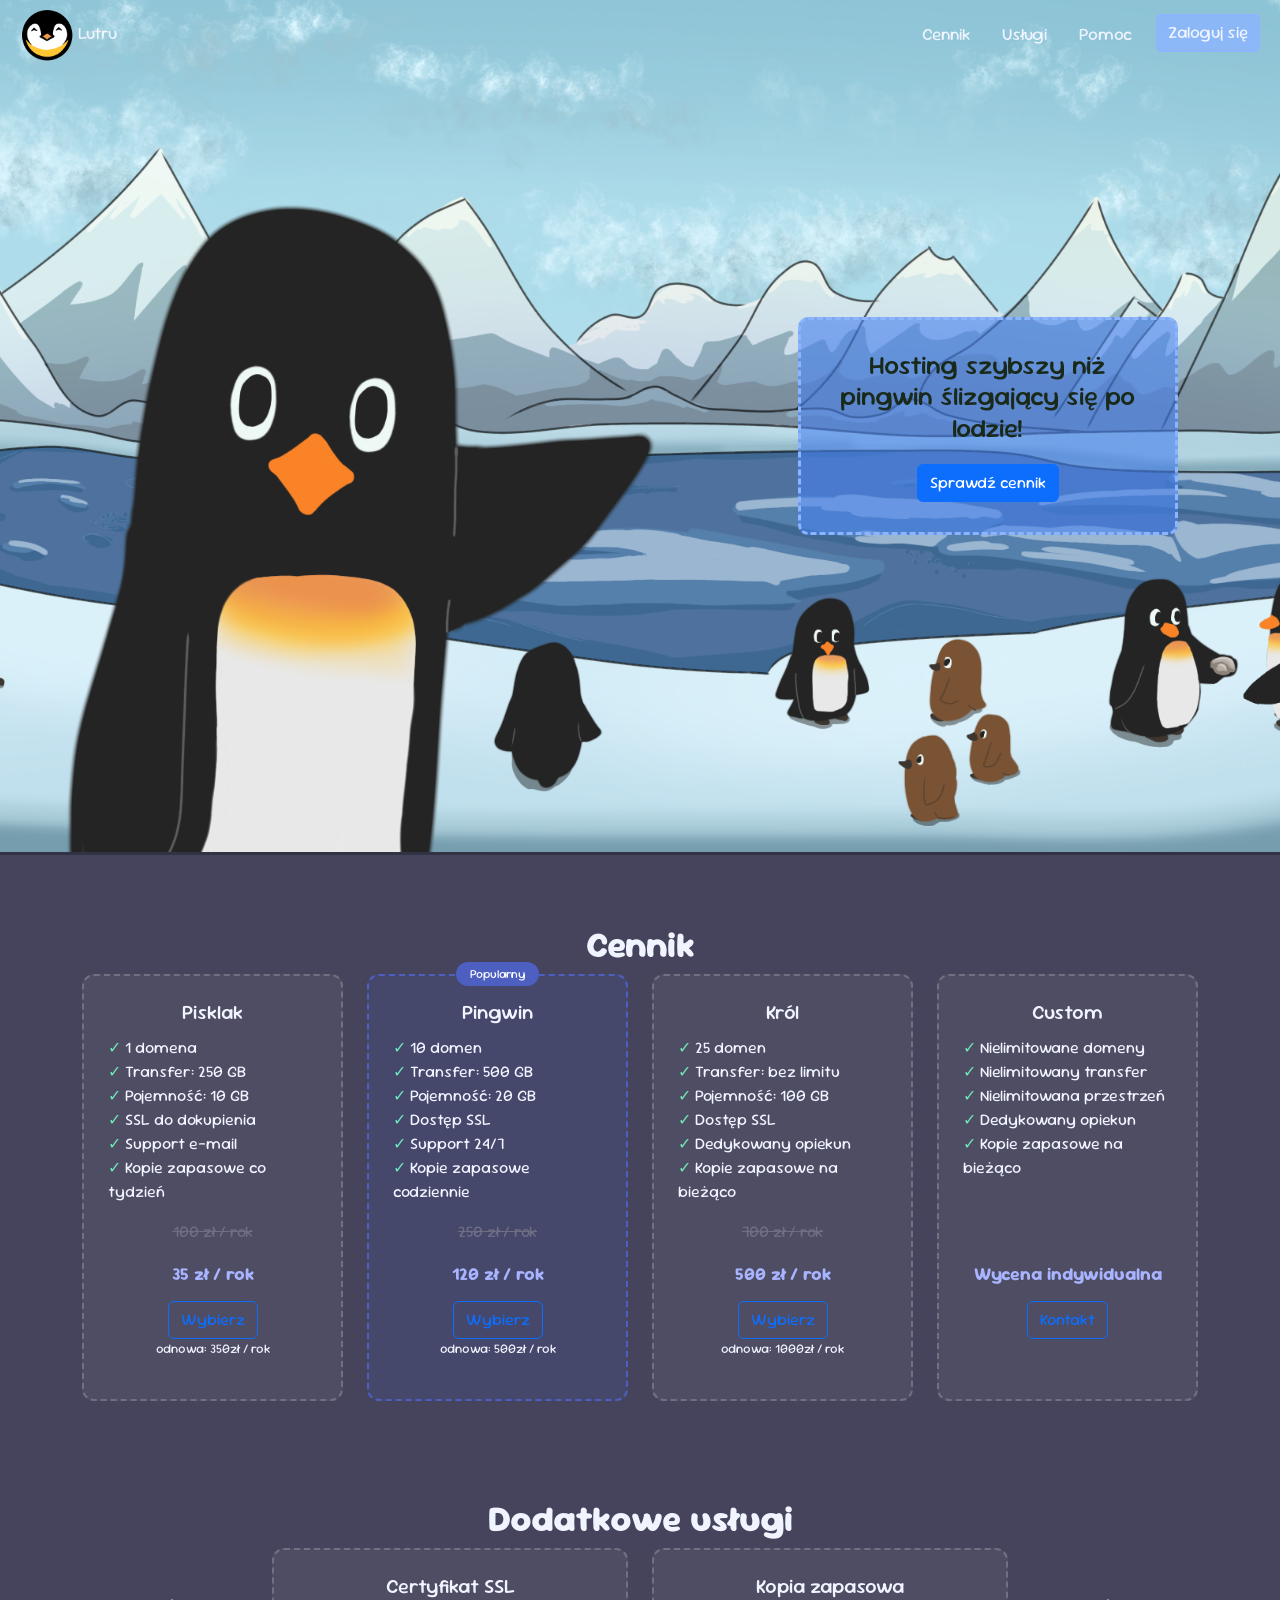
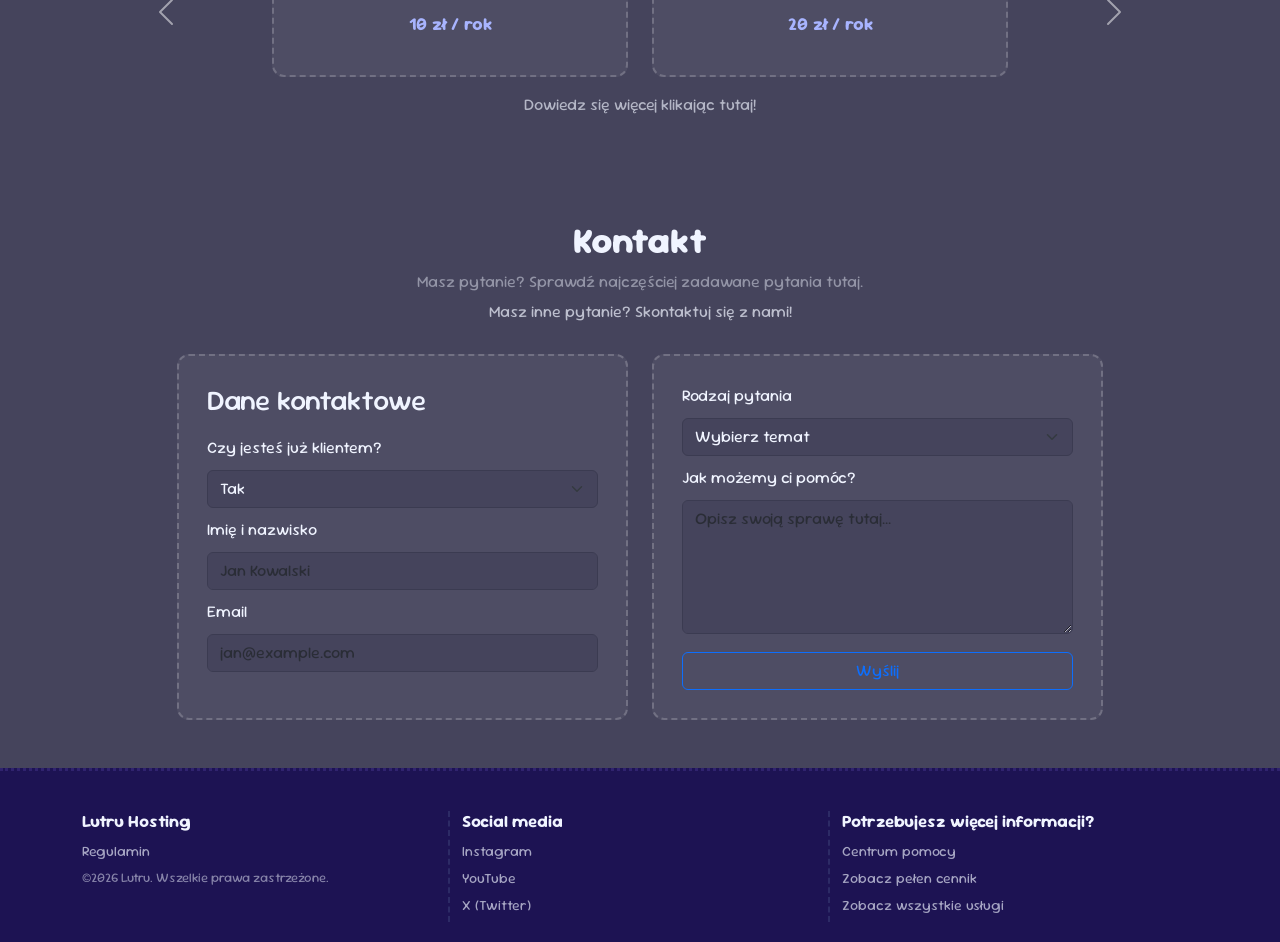
<file: index.html>
<!DOCTYPE html>
<html lang="pl">
<head>
    <meta charset="UTF-8">
    <meta name="viewport" content="width=device-width, initial-scale=1.0">
    <title>Lutru</title>
    <link rel="stylesheet" href="style.css">
    <link rel="shortcut icon" href="logo.png" type="image/x-icon">
    <link href="https://cdn.jsdelivr.net/npm/bootstrap@5.3.8/dist/css/bootstrap.min.css" rel="stylesheet">
</head>
<body>
    <header class="navbar navbar-expand-md position-fixed top-0 w-100" id="header">
            <a href="index.html" class="nav-link">
                <img src="logo.png" alt="Logo ">
                Lutru
            </a>

            <button class="navbar-toggler" type="button"
                    data-bs-toggle="collapse"
                    data-bs-target="#menu">
                <span class="navbar-toggler-icon"></span>
            </button>

            <nav class="collapse navbar-collapse" id="menu">
                <ul class="navbar-nav ms-auto gap-3">
                    <li class="nav-item"><a class="nav-link" href="cennik.html">Cennik</a></li>
                    <li class="nav-item"><a class="nav-link" href="uslugi.html">Usługi</a></li>
                    <li class="nav-item"><a class="nav-link" href="pomoc.html">Pomoc</a></li>
                    <li class="nav-item"><a class="nav-link btn-login" id="login" href="login.html">Zaloguj się</a></li>
                </ul>
            </nav>
    </header>

    <div id="hero">
        <section id="hero-title">
            <h1>Hosting szybszy niż pingwin ślizgający się po lodzie!</h1>
            <a href="#cennik" class="btn btn-primary">Sprawdź cennik</a>
        </section>
    </div>

    <main>
        <!-- cennik -->
        <section id="cennik" style="padding-top: 20px;">
            <div class="container py-5">
                <h2 class="section-title">Cennik</h2>

                <div class="row g-4">
                    <div class="col-12 col-sm-6 col-lg-3">
                        <div class="card-plan">
                            <h3>Pisklak</h3>
                            <ul>
                                <li>1 domena</li>
                                <li>Transfer: 250 GB</li>
                                <li>Pojemność: 10 GB</li>
                                <li>SSL do dokupienia</li>
                                <li>Support e-mail</li>
                                <li>Kopie zapasowe co tydzień</li>
                            </ul>
                            <p class="og-price">100 zł / rok</p>
                            <p class="price">35 zł / rok</p>
                            <a href="koszyk.html" class="btn btn-outline-primary">Wybierz</a>
                            <p class="det-price">odnowa: 350zł / rok</p>
                        </div>
                    </div>

                    <div class="col-12 col-sm-6 col-lg-3">
                        <div class="card-plan popular">
                            <span class="badge-popular">Popularny</span>
                            <h3>Pingwin</h3>
                            <ul>
                                <li>10 domen</li>
                                <li>Transfer: 500 GB</li>
                                <li>Pojemność: 20 GB</li>
                                <li>Dostęp SSL</li>
                                <li>Support 24/7</li>
                                <li>Kopie zapasowe codziennie</li>
                            </ul>
                            <p class="og-price">250 zł / rok</p>
                            <p class="price">120 zł / rok</p>
                            <a href="koszyk.html" class="btn btn-outline-primary">Wybierz</a>
                            <p class="det-price">odnowa: 500zł / rok</p>
                        </div>
                    </div>

                    <div class="col-12 col-sm-6 col-lg-3">
                        <div class="card-plan">
                            <h3>Król</h3>
                            <ul>
                                <li>25 domen</li>
                                <li>Transfer: bez limitu</li>
                                <li>Pojemność: 100 GB</li>
                                <li>Dostęp SSL</li>
                                <li>Dedykowany opiekun</li>
                                <li>Kopie zapasowe na bieżąco</li>
                            </ul>
                            <p class="og-price">700 zł / rok</p>
                            <p class="price">500 zł / rok</p>
                            <a href="koszyk.html" class="btn btn-outline-primary">Wybierz</a>
                            <p class="det-price">odnowa: 1000zł / rok</p>                        </div>
                    </div>

                    <div class="col-12 col-sm-6 col-lg-3">
                        <div class="card-plan" id="custom-plan">
                            <h3>Custom</h3>
                            <ul>
                                <li>Nielimitowane domeny</li>
                                <li>Nielimitowany transfer</li>
                                <li>Nielimitowana przestrzeń</li>
                                <li>Dedykowany opiekun</li>
                                <li>Kopie zapasowe na bieżąco</li>
                            </ul>
                            <p class="price">Wycena indywidualna</p>
                            <a href="#kontakt" class="btn btn-outline-primary">Kontakt</a>
                        </div>
                    </div>
                </div>
            </div>
        </section>


        <!-- Usługi boostrap karuzela -->
        <section id="uslugi" class="section-mid">
            <div class="container py-5">
                <h2 class="section-title">Dodatkowe usługi</h2>

                <!-- data-bs-ride="carousel" - automatyczna zmiana kart -->
                <div id="slider" class="carousel slide" data-bs-ride="carousel">

                    <!-- 1 -->
                    <div class="carousel-inner">
                        <div class="carousel-item active">
                            <div class="row g-4 justify-content-center">
                                <div class="col-12 col-md-4">
                                    <div class="card-plan">
                                        <h3>Certyfikat SSL</h3>
                                        <p class="price">10 zł / rok</p>
                                    </div>
                                </div>
                                <div class="col-12 col-md-4">
                                    <div class="card-plan">
                                        <h3>Kopia zapasowa</h3>
                                        <p class="price">20 zł / rok</p>
                                    </div>
                                </div>
                            </div>
                        </div>

                        <!-- 2 -->
                        <div class="carousel-item">
                            <div class="row g-4 justify-content-center">
                                <div class="col-12 col-md-4">
                                    <div class="card-plan">
                                        <h3>Kreator stron</h3>
                                        <p class="price">39 zł / rok</p>
                                    </div>
                                </div>
                                <div class="col-12 col-md-4">
                                    <div class="card-plan">
                                        <h3>Ochrona DDoS</h3>
                                        <p class="price">29 zł / rok</p>
                                    </div>
                                </div>
                            </div>
                        </div>
                    </div>
                    
                    <!-- Strzałki do zmiany kart -->
                    <button class="carousel-control-prev" type="button" data-bs-target="#slider" data-bs-slide="prev">
                        <span class="carousel-control-prev-icon"></span>
                    </button>
                    <button class="carousel-control-next" type="button" data-bs-target="#slider" data-bs-slide="next">
                        <span class="carousel-control-next-icon"></span>
                    </button>
                </div>
                <a class="d-block text-center mt-3 link" href="uslugi.html">Dowiedz się więcej klikając tutaj!</a>
            </div>
        </section>


        <!-- Kontakt -->
        <section id="kontakt">
            <div class="container py-5">
                <h2 class="section-title">Kontakt</h2>
                <a href="pomoc.html" class="d-block text-center section-sub link">Masz pytanie? Sprawdź najczęściej zadawane pytania tutaj.</a>
                <p class="section-sub">Masz inne pytanie? Skontaktuj się z nami!</p>


                <form class="row g-4 justify-content-center" action="kontakt.html" method="get">
                    <div class="col-12 col-md-5">
                        <div class="card-contact">
                            <h3>Dane kontaktowe</h3>
                            <label for="klient">Czy jesteś już klientem?</label>
                            <select class="form-select field" name="klient" id="klient">
                                <option>Tak</option>
                                <option>Nie</option>
                            </select>
                            <label for="name">Imię i nazwisko</label>
                            <input type="text" class="form-control field" placeholder="Jan Kowalski" name="name" id="name">
                            <label for="email">Email</label>
                            <input type="email" class="form-control field" placeholder="jan@example.com" name="email" id="email">
                        </div>
                    </div>

                    <div class="col-12 col-md-5">
                        <div class="card-contact">
                            <label for="q">Rodzaj pytania</label>
                            <select class="form-select field" name="q" id="q">
                                <option>Wybierz temat</option>
                                <option>Problemy techniczne</option>
                                <option>Faktura / płatność</option>
                                <option>Wycena indywidualna</option>
                                <option>Inne</option>
                            </select>
                            <label for="issue">Jak możemy ci pomóc?</label>
                            <textarea class="form-control field" rows="5" placeholder="Opisz swoją sprawę tutaj..." name="issue" id="issue"></textarea>
                            <button class="btn btn-outline-primary w-100 mt-2" type="submit">Wyślij</button>
                        </div>
                    </div>
                </form>
            </div>
        </section>
    </main>

    <!-- footer -->
    <footer>
        <div class="container">
            <div class="row">
                <div class="col-12 col-md-4 line" id="footer-reg">
                    <h4>Lutru Hosting</h4>
                    <a href="regulamin.html" class="footer-link">Regulamin</a>
                    <p>©2026 Lutru. Wszelkie prawa zastrzeżone.</p>
                </div>

                <div class="col-12 col-md-4 line">
                    <h4>Social media</h4>
                    <a href="https://www.instagram.com/" class="footer-link">Instagram</a>
                    <a href="https://www.youtube.com/" class="footer-link">YouTube</a>
                    <a href="https://x.com/" class="footer-link">X (Twitter)</a>
                </div>

                <div class="col-12 col-md-4">
                    <h4>Potrzebujesz więcej informacji?</h4>
                    <a href="pomoc.html" class="footer-link">Centrum pomocy</a>
                    <a href="cennik.html" class="footer-link">Zobacz pełen cennik</a>
                    <a href="uslugi.html" class="footer-link">Zobacz wszystkie usługi</a>
                </div>
            </div>
        </div>
    </footer>


    <script src="https://cdn.jsdelivr.net/npm/bootstrap@5.3.8/dist/js/bootstrap.bundle.min.js"></script>

    <script>
        const header = document.getElementById('header');
        const login = document.getElementById('login');

        function headerChange() {
            if (window.scrollY > 450) {
                header.classList.add('solid');
                login.classList.remove('btn-login');
            } else {
                header.classList.remove('solid');
                login.classList.add('btn-login');
            }
        };
        headerChange();
        window.addEventListener('scroll', headerChange);
    </script>

</body>
</html>
</file>
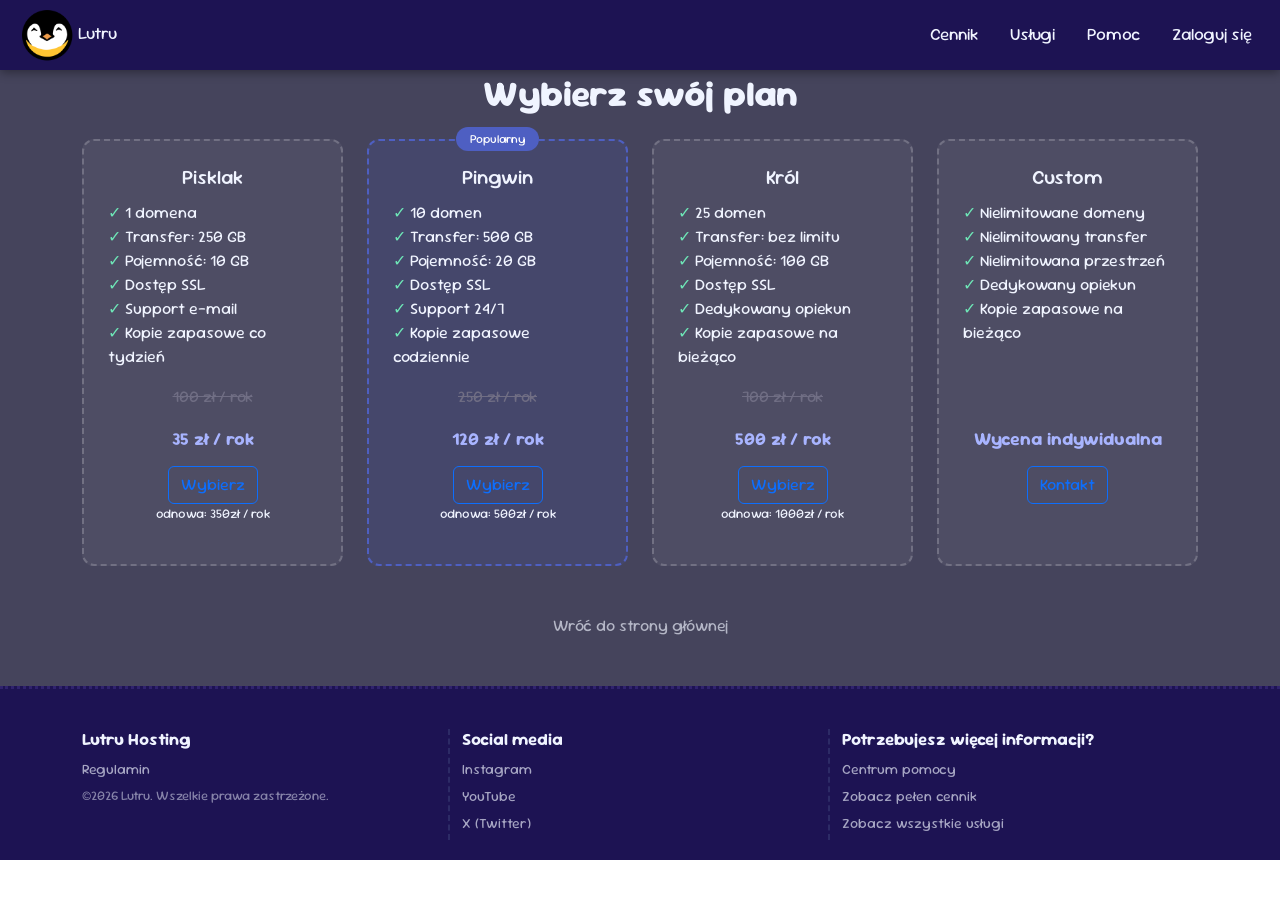
<file: cennik.html>
<!DOCTYPE html>
<html lang="pl">
<head>
    <meta charset="UTF-8">
    <meta name="viewport" content="width=device-width, initial-scale=1.0">
    <title>Lutru</title>
    <link rel="stylesheet" href="style.css">
    <link rel="shortcut icon" href="logo.png" type="image/x-icon">
    <link href="https://cdn.jsdelivr.net/npm/bootstrap@5.3.8/dist/css/bootstrap.min.css" rel="stylesheet">
</head>
<body>
    <header class="navbar navbar-expand-md position-fixed top-0 w-100 solid" id="header">
            <a href="index.html" class="nav-link">
                <img src="logo.png" alt="Logo ">
                Lutru
            </a>

            <button class="navbar-toggler" type="button"
                    data-bs-toggle="collapse"
                    data-bs-target="#menu">
                <span class="navbar-toggler-icon"></span>
            </button>

            <nav class="collapse navbar-collapse" id="menu">
                <ul class="navbar-nav ms-auto gap-3">
                    <li class="nav-item"><a class="nav-link" href="cennik.html">Cennik</a></li>
                    <li class="nav-item"><a class="nav-link" href="uslugi.html">Usługi</a></li>
                    <li class="nav-item"><a class="nav-link" href="pomoc.html">Pomoc</a></li>
                    <li class="nav-item"><a class="nav-link" id="login" href="login.html">Zaloguj się</a></li>
                </ul>
            </nav>
    </header>

    <main>
        <section id="cennik" class="pt-4">
            <div class="container py-5">
                <h1 class="section-title pb-3">Wybierz swój plan</h1>

                <div class="row g-4">
                    <div class="col-12 col-sm-6 col-lg-3">
                        <div class="card-plan">
                            <h2>Pisklak</h2>
                            <ul>
                                <li>1 domena</li>
                                <li>Transfer: 250 GB</li>
                                <li>Pojemność: 10 GB</li>
                                <li>Dostęp SSL</li>
                                <li>Support e-mail</li>
                                <li>Kopie zapasowe co tydzień</li>
                            </ul>
                            <p class="og-price">100 zł / rok</p>
                            <p class="price">35 zł / rok</p>
                            <a href="koszyk.html" class="btn btn-outline-primary">Wybierz</a>
                            <p class="det-price">odnowa: 350zł / rok</p>
                        </div>
                    </div>

                    <div class="col-12 col-sm-6 col-lg-3">
                        <div class="card-plan popular">
                            <span class="badge-popular">Popularny</span>
                            <h2>Pingwin</h2>
                            <ul>
                                <li>10 domen</li>
                                <li>Transfer: 500 GB</li>
                                <li>Pojemność: 20 GB</li>
                                <li>Dostęp SSL</li>
                                <li>Support 24/7</li>
                                <li>Kopie zapasowe codziennie</li>
                            </ul>
                            <p class="og-price">250 zł / rok</p>
                            <p class="price">120 zł / rok</p>
                            <a href="koszyk.html" class="btn btn-outline-primary">Wybierz</a>
                            <p class="det-price">odnowa: 500zł / rok</p>
                        </div>
                    </div>

                    <div class="col-12 col-sm-6 col-lg-3">
                        <div class="card-plan">
                            <h2>Król</h2>
                            <ul>
                                <li>25 domen</li>
                                <li>Transfer: bez limitu</li>
                                <li>Pojemność: 100 GB</li>
                                <li>Dostęp SSL</li>
                                <li>Dedykowany opiekun</li>
                                <li>Kopie zapasowe na bieżąco</li>
                            </ul>
                            <p class="og-price">700 zł / rok</p>
                            <p class="price">500 zł / rok</p>
                            <a href="koszyk.html" class="btn btn-outline-primary">Wybierz</a>
                            <p class="det-price">odnowa: 1000zł / rok</p>                        </div>
                    </div>

                    <div class="col-12 col-sm-6 col-lg-3">
                        <div class="card-plan" id="custom-plan">
                            <h2>Custom</h2>
                            <ul>
                                <li>Nielimitowane domeny</li>
                                <li>Nielimitowany transfer</li>
                                <li>Nielimitowana przestrzeń</li>
                                <li>Dedykowany opiekun</li>
                                <li>Kopie zapasowe na bieżąco</li>
                            </ul>
                            <p class="price">Wycena indywidualna</p>
                            <a href="kontakt.html" class="btn btn-outline-primary">Kontakt</a>
                        </div>
                    </div>
                </div>
            </div>
        </section>

        <div class="text-center pb-5">
            <a href="index.html" class="link">Wróć do strony głównej</a>
        </div>
    </main>
    <footer>
        <div class="container">
            <div class="row">
                <div class="col-12 col-md-4 line" id="footer-reg">
                    <h3>Lutru Hosting</h3>
                    <a href="regulamin.html" class="footer-link">Regulamin</a>
                    <p>©2026 Lutru. Wszelkie prawa zastrzeżone.</p>
                </div>

                <div class="col-12 col-md-4 line">
                    <h3>Social media</h3>
                    <a href="https://www.instagram.com/" class="footer-link">Instagram</a>
                    <a href="https://www.youtube.com/" class="footer-link">YouTube</a>
                    <a href="https://x.com/" class="footer-link">X (Twitter)</a>
                </div>

                <div class="col-12 col-md-4">
                    <h3>Potrzebujesz więcej informacji?</h3>
                    <a href="pomoc.html" class="footer-link">Centrum pomocy</a>
                    <a href="cennik.html" class="footer-link">Zobacz pełen cennik</a>
                    <a href="uslugi.html" class="footer-link">Zobacz wszystkie usługi</a>
                </div>
            </div>
        </div>
    </footer>
<script src="https://cdn.jsdelivr.net/npm/bootstrap@5.3.8/dist/js/bootstrap.bundle.min.js"></script>
</body>
</html>
</file>
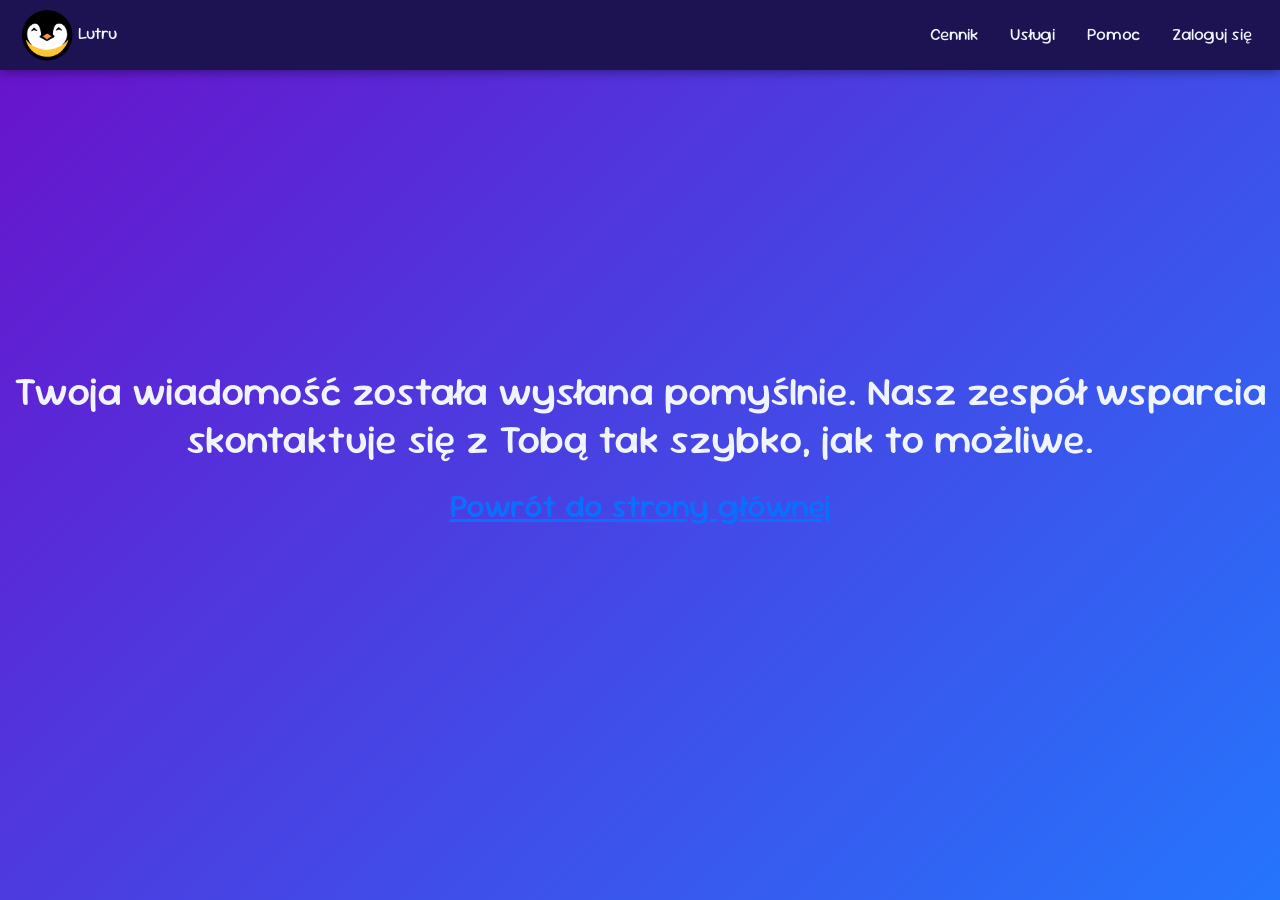
<file: kontakt.html>
<!DOCTYPE html>
<html lang="pl">
<head>
    <meta charset="UTF-8">
    <meta name="viewport" content="width=device-width, initial-scale=1.0">
    <title>Lutru</title>
    <link rel="stylesheet" href="style.css">
    <link rel="shortcut icon" href="logo.png" type="image/x-icon">
    <link href="https://cdn.jsdelivr.net/npm/bootstrap@5.3.8/dist/css/bootstrap.min.css" rel="stylesheet">
</head>
<body>
    <header class="navbar navbar-expand-md position-fixed top-0 w-100 solid" id="header">
            <a href="index.html" class="nav-link">
                <img src="logo.png" alt="Logo ">
                Lutru
            </a>

            <button class="navbar-toggler" type="button"
                    data-bs-toggle="collapse"
                    data-bs-target="#menu">
                <span class="navbar-toggler-icon"></span>
            </button>

            <nav class="collapse navbar-collapse" id="menu">
                <ul class="navbar-nav ms-auto gap-3">
                    <li class="nav-item"><a class="nav-link" href="cennik.html">Cennik</a></li>
                    <li class="nav-item"><a class="nav-link" href="uslugi.html">Usługi</a></li>
                    <li class="nav-item"><a class="nav-link" href="pomoc.html">Pomoc</a></li>
                    <li class="nav-item"><a class="nav-link" id="login" href="login.html">Zaloguj się</a></li>
                </ul>
            </nav>
    </header>
    <main id="le-kontakt">
        <div class="d-flex flex-column justify-content-center align-items-center vh-100 text-center">
            <h1>
                Twoja wiadomość została wysłana pomyślnie. Nasz zespół wsparcia skontaktuje się z Tobą tak szybko, jak to możliwe.
            </h1>
            <h2 class="mt-3">
                <a href="index.html">Powrót do strony głównej</a>
            </h2>
        </div>
    </main>
</body>
</file>
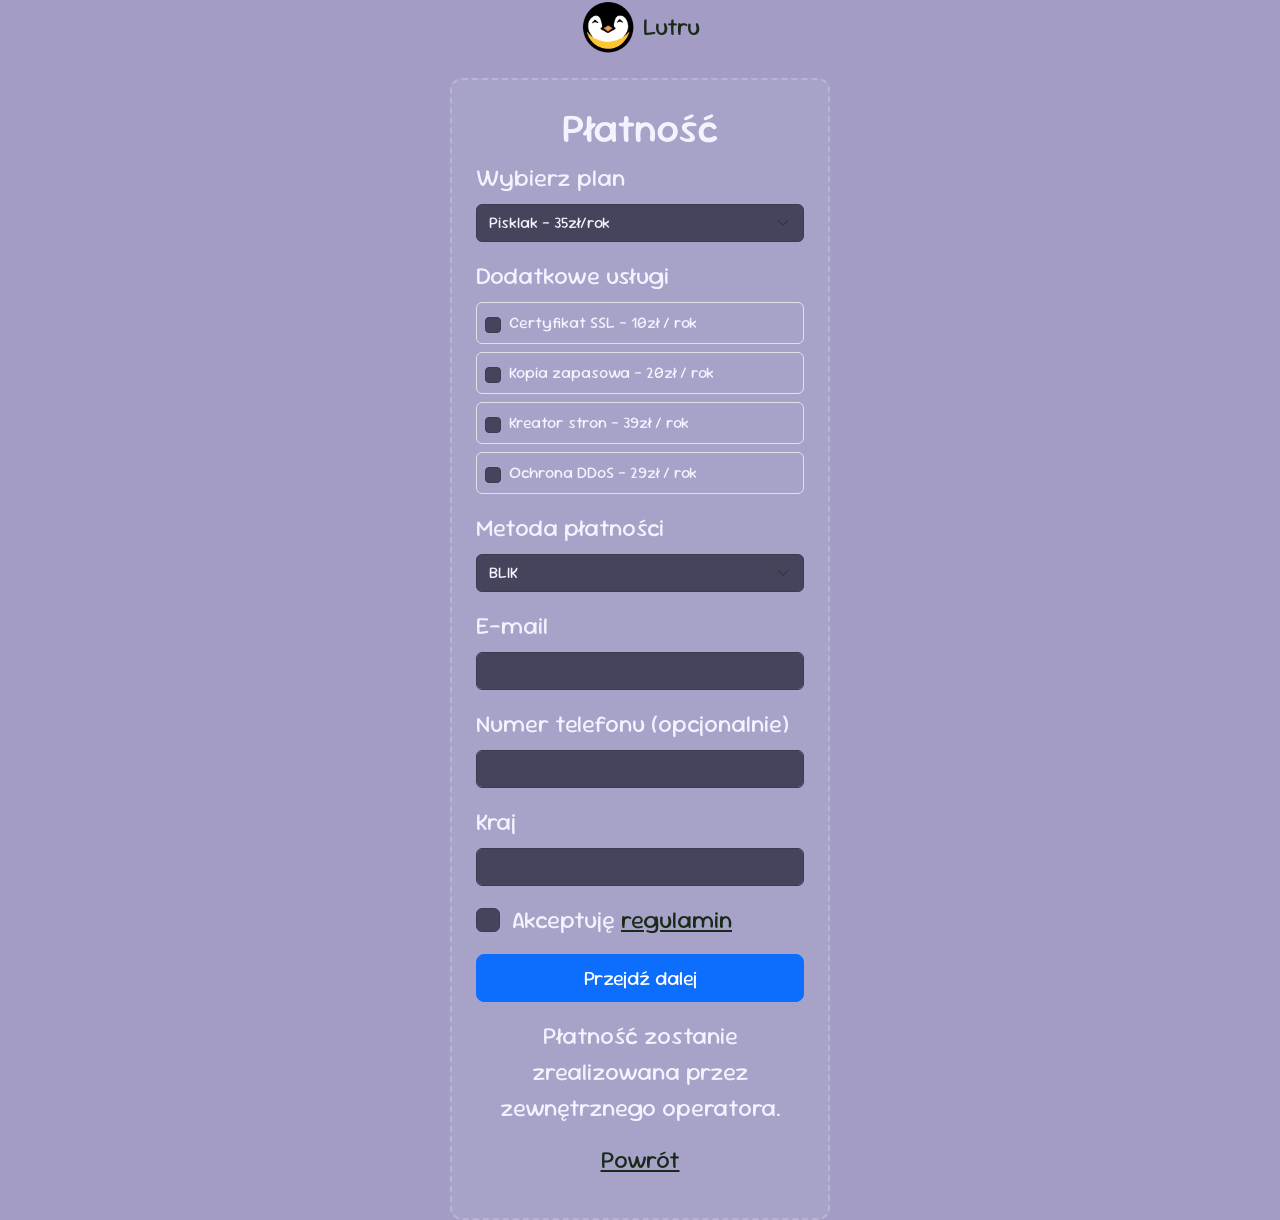
<file: koszyk.html>
<!DOCTYPE html>
<html lang="pl">
<head>
    <meta charset="UTF-8">
    <meta name="viewport" content="width=device-width, initial-scale=1.0">
    <title>Lutru</title>
    <link rel="stylesheet" href="style.css">
    <link rel="shortcut icon" href="logo.png" type="image/x-icon">
    <link href="https://cdn.jsdelivr.net/npm/bootstrap@5.3.8/dist/css/bootstrap.min.css" rel="stylesheet">
</head>
<body>
  <main id="main-id">
    <section class="d-flex flex-column justify-content-center align-items-center min-vh-100 text-center fs-4" id="login-m">

      <div class="login-header mb-4">
        <a href="index.html" class="nav-link d-flex align-items-center justify-content-center gap-2">
          <img src="logo.png" alt="Logo">
          Lutru
        </a>
      </div>

      <div class="le-login-box">

        <h1>Płatność</h1>

        <form class="fs-4">

            <div class="mb-3 text-start">
                <label class="form-label">Wybierz plan</label>
                <select class="form-select">
                    <option>Pisklak - 35zł/rok</option>
                    <option>Pingwin 120zł/rok</option>
                    <option>Król 500zł/rok</option>
                </select>
            </div>
            <div class="mb-3 text-start">
                <label class="form-label">Dodatkowe usługi</label>
                <div class="d-flex flex-column gap-2">
                    <label class="d-flex align-items-center border border-dashed p-2 rounded fs-6">
                        <input class="form-check-input me-2" type="checkbox" name="ssl" value="ssl">
                        Certyfikat SSL - 10zł / rok
                    </label>

                    <label class="d-flex align-items-center border border-dashed p-2 rounded fs-6">
                        <input class="form-check-input me-2" type="checkbox" name="backup" value="backup">
                        Kopia zapasowa - 20zł / rok
                    </label>

                    <label class="d-flex align-items-center border border-dashed p-2 rounded fs-6">
                        <input class="form-check-input me-2" type="checkbox" name="pagec" value="pagec">
                        Kreator stron - 39zł / rok
                    </label>

                    <label class="d-flex align-items-center border border-dashed p-2 rounded fs-6">
                        <input class="form-check-input me-2" type="checkbox" name="ddos" value="ddos">
                        Ochrona DDoS - 29zł / rok
                    </label>
                </div>
            </div>

            <!-- ✔ METODA PŁATNOŚCI -->
            <div class="mb-3 text-start">
                <label class="form-label">Metoda płatności</label>
                <select class="form-select">
                    <option>BLIK</option>
                    <option>Karta płatnicza (Stripe/PayPal)</option>
                    <option>Przelew bankowy</option>
                </select>
            </div>

            <div class="mb-3 text-start">
                <label class="form-label">E-mail</label>
                <input class="form-control" type="email">
            </div>

            <div class="mb-3 text-start">
                <label class="form-label">Numer telefonu (opcjonalnie)</label>
                <input class="form-control" type="tel">
            </div>

            <div class="mb-3 text-start">
                <label class="form-label">Kraj</label>
                <input class="form-control" type="text">
            </div>

            <div class="form-check text-start mb-3">
                <input class="form-check-input" type="checkbox">
                <label class="form-check-label">
                    Akceptuję <a href="regulamin.html">regulamin</a>
                </label>
            </div>

            <button type="submit" class="btn btn-primary btn-lg w-100">
                Przejdź dalej
            </button>

        </form>

        <p class="mt-3 text-center">
            Płatność zostanie zrealizowana przez zewnętrznego operatora.
        </p>

        <p class="text-center">
            <a href="index.html">Powrót</a>
        </p>

      </div>

    </section>
  </main>
</body>
</html>
</file>
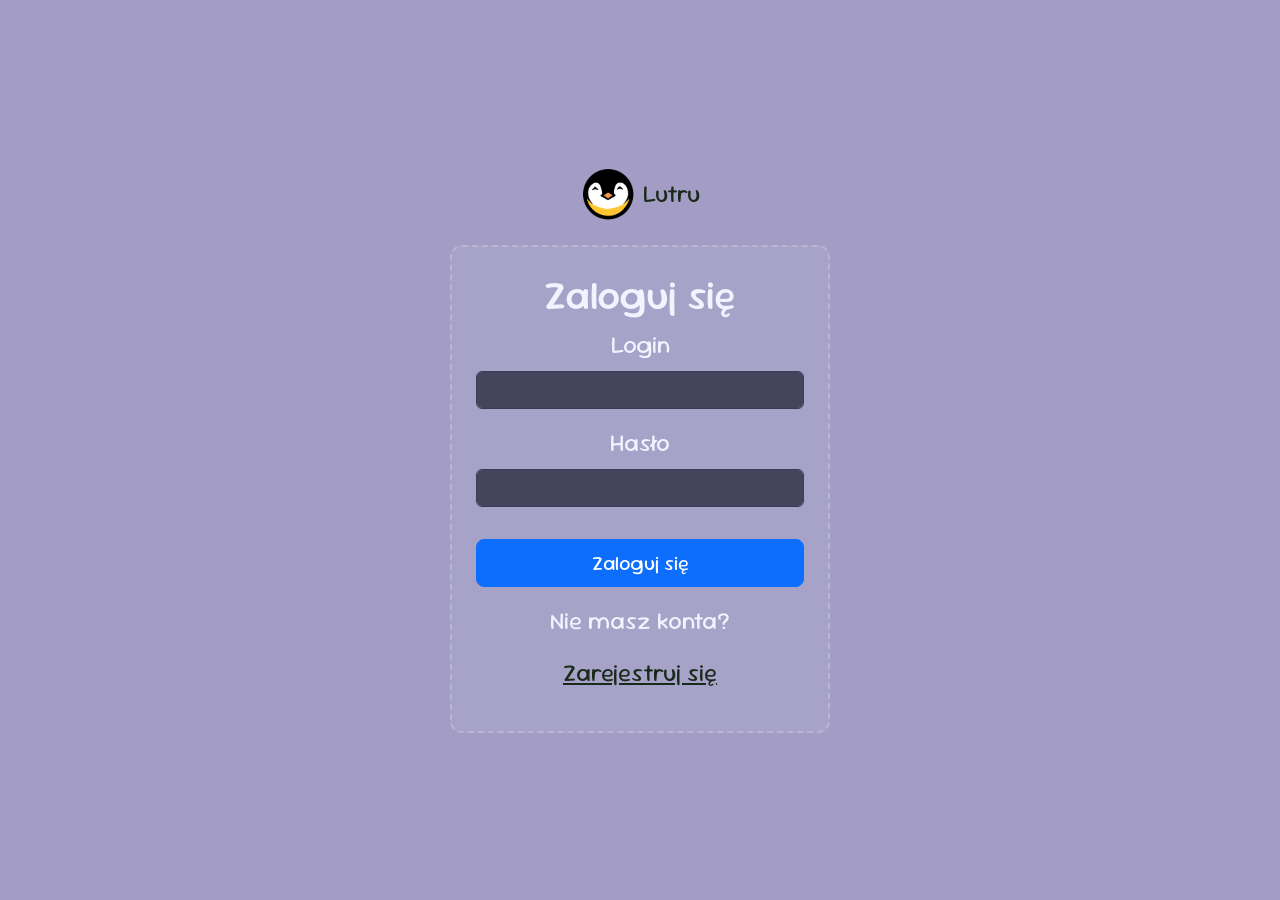
<file: login.html>
<!DOCTYPE html>
<html lang="pl">
<head>
    <meta charset="UTF-8">
    <meta name="viewport" content="width=device-width, initial-scale=1.0">
    <title>Lutru</title>
    <link rel="stylesheet" href="style.css">
    <link rel="shortcut icon" href="logo.png" type="image/x-icon">
    <link href="https://cdn.jsdelivr.net/npm/bootstrap@5.3.8/dist/css/bootstrap.min.css" rel="stylesheet">
</head>
<body>
  <main id="main-id">
    <section class="d-flex flex-column justify-content-center align-items-center vh-100 text-center fs-4" id="login-m">
      <div class="login-header mb-4">
        <a href="index.html" class="nav-link d-flex align-items-center justify-content-center gap-2">
          <img src="logo.png" alt="Logo">
          Lutru
        </a>
      </div>
      <div class="le-login-box">
        <h1>Zaloguj się</h1>
        <form class="fs-4">
            <div class="mb-3">
                <label class="form-label">Login</label>
                <input class="form-control">
            </div>
            <div class="mb-3">
                <label class="form-label">Hasło</label>
                <input type="password" class="form-control">
            </div>
            <button type="submit" class="btn btn-primary btn-lg w-100 mt-3">
                Zaloguj się
            </button>
        </form>
        <p class="mt-3 text-center">
            Nie masz konta?
        </p>
        <p class="text-center">
            <a href="signup.html">Zarejestruj się</a>
        </p>
      </div>
    </section>
  </main>
</body>
</html>
</file>
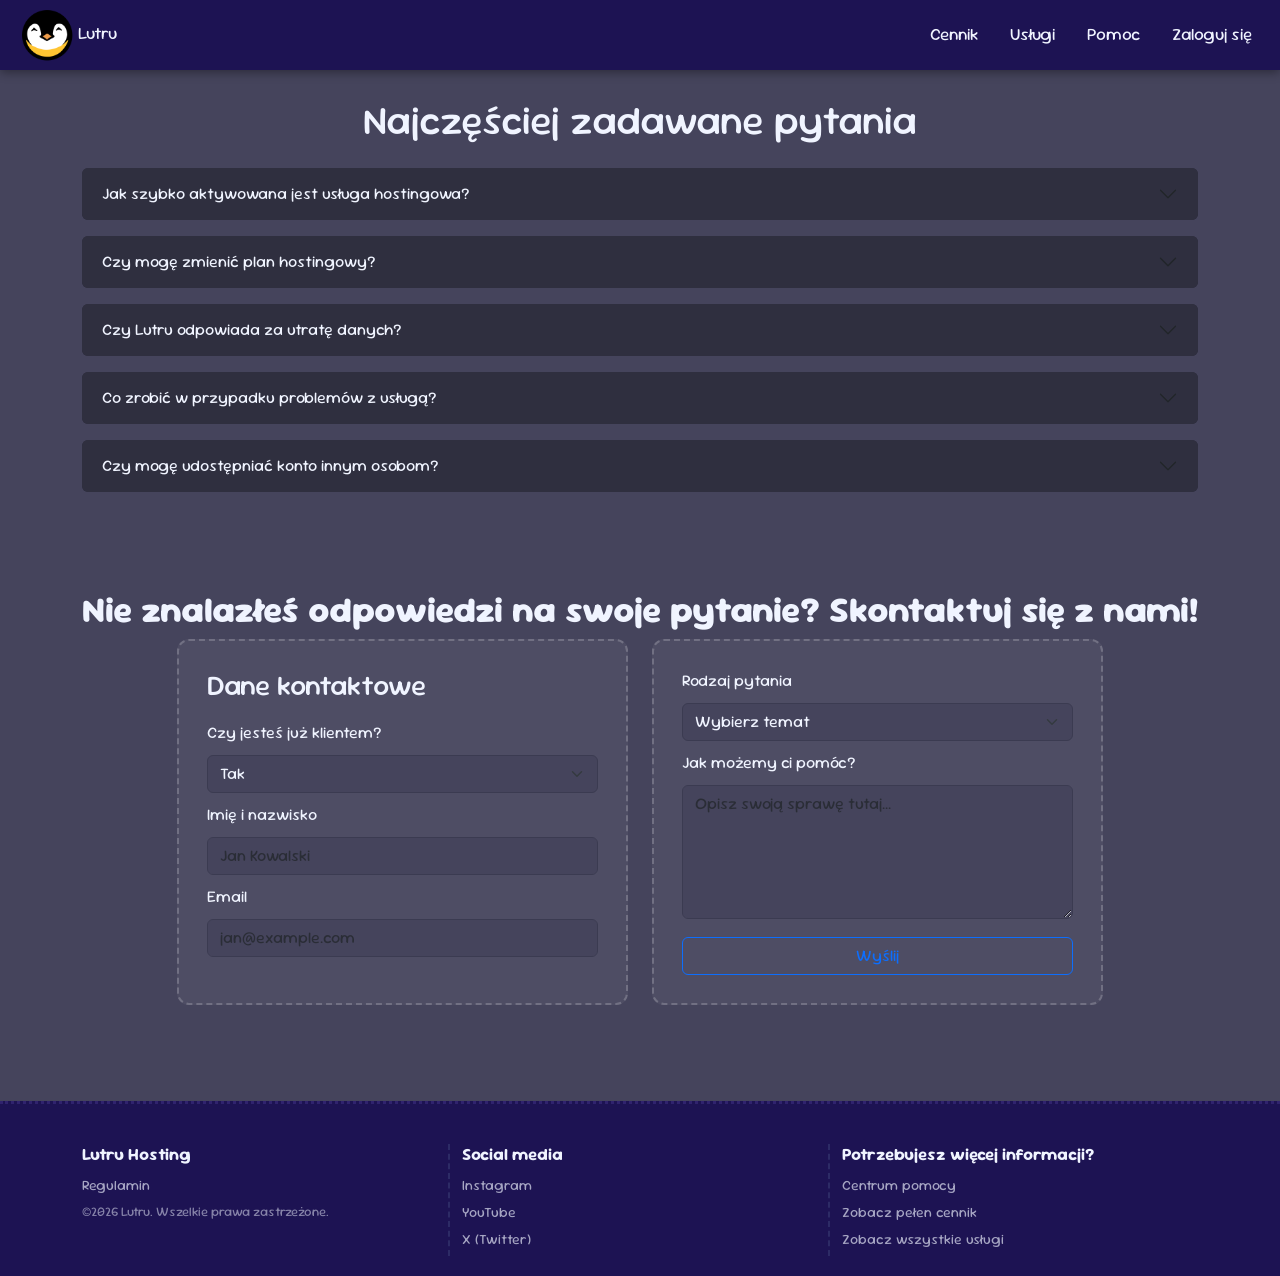
<file: pomoc.html>
<!DOCTYPE html>
<html lang="pl">
<head>
    <meta charset="UTF-8">
    <meta name="viewport" content="width=device-width, initial-scale=1.0">
    <title>Lutru</title>
    <link rel="stylesheet" href="style.css">
    <link rel="shortcut icon" href="logo.png" type="image/x-icon">
    <link href="https://cdn.jsdelivr.net/npm/bootstrap@5.3.8/dist/css/bootstrap.min.css" rel="stylesheet">
</head>
<body>
    <header class="navbar navbar-expand-md position-fixed top-0 w-100 solid" id="header">
            <a href="index.html" class="nav-link">
                <img src="logo.png" alt="Logo ">
                Lutru
            </a>

            <button class="navbar-toggler" type="button"
                    data-bs-toggle="collapse"
                    data-bs-target="#menu">
                <span class="navbar-toggler-icon"></span>
            </button>

            <nav class="collapse navbar-collapse" id="menu">
                <ul class="navbar-nav ms-auto gap-3">
                    <li class="nav-item"><a class="nav-link" href="cennik.html">Cennik</a></li>
                    <li class="nav-item"><a class="nav-link" href="uslugi.html">Usługi</a></li>
                    <li class="nav-item"><a class="nav-link" href="pomoc.html">Pomoc</a></li>
                    <li class="nav-item"><a class="nav-link" id="login" href="login.html">Zaloguj się</a></li>
                </ul>
            </nav>
    </header>
    <main class="min-vh-100 pt-5 pb-5" style="background:#45445c;">
        <div class="container py-5">
            <div class="accordion d-flex flex-column gap-3" id="hostingFaq">
                <h1 class="text-center">Najczęściej zadawane pytania</h1>
                <div class="accordion-item rounded overflow-hidden border-0">
                    <h2 class="accordion-header">
                        <button class="accordion-button collapsed"
                                type="button"
                                data-bs-toggle="collapse"
                                data-bs-target="#faq1">
                            Jak szybko aktywowana jest usługa hostingowa?
                        </button>
                    </h2>
                    <div id="faq1"
                        class="accordion-collapse collapse"
                        data-bs-parent="#hostingFaq">

                        <div class="accordion-body">
                            Usługa jest zazwyczaj aktywowana automatycznie po zaksięgowaniu płatności.
                        </div>
                    </div>
                </div>
                <div class="accordion-item rounded overflow-hidden border-0">
                    <h2 class="accordion-header">
                        <button class="accordion-button collapsed"
                                type="button"
                                data-bs-toggle="collapse"
                                data-bs-target="#faq2">
                            Czy mogę zmienić plan hostingowy?
                        </button>
                    </h2>
                    <div id="faq2"
                        class="accordion-collapse collapse"
                        data-bs-parent="#hostingFaq">

                        <div class="accordion-body">
                            Tak, możliwa jest zmiana planu na wyższy.
                        </div>
                    </div>
                </div>
                <div class="accordion-item rounded overflow-hidden border-0">
                    <h2 class="accordion-header">
                        <button class="accordion-button collapsed"
                                type="button"
                                data-bs-toggle="collapse"
                                data-bs-target="#faq3">
                            Czy Lutru odpowiada za utratę danych?
                        </button>
                    </h2>
                    <div id="faq3"
                        class="accordion-collapse collapse"
                        data-bs-parent="#hostingFaq">

                        <div class="accordion-body">
                            W przypadku utraty danych spowodowanej awarią systemu Lutru, użytkownik może być uprawniony do zwrotu kosztów.
                        </div>
                    </div>
                </div>
                <div class="accordion-item rounded overflow-hidden border-0">
                    <h2 class="accordion-header">
                        <button class="accordion-button collapsed"
                                type="button"
                                data-bs-target="#faq4"
                                data-bs-toggle="collapse">
                            Co zrobić w przypadku problemów z usługą?
                        </button>
                    </h2>

                    <div id="faq4"
                        class="accordion-collapse collapse"
                        data-bs-parent="#hostingFaq">

                        <div class="accordion-body">
                            Należy skontaktować się z pomocą techniczną Lutru poprzez dostępne kanały wsparcia.
                        </div>
                    </div>
                </div>
                <div class="accordion-item rounded overflow-hidden border-0">
                    <h2 class="accordion-header">
                        <button class="accordion-button collapsed"
                                type="button"
                                data-bs-target="#faq5"
                                data-bs-toggle="collapse">
                            Czy mogę udostępniać konto innym osobom?
                        </button>
                    </h2>

                    <div id="faq5"
                        class="accordion-collapse collapse"
                        data-bs-parent="#hostingFaq">

                        <div class="accordion-body">
                            Nie. Udostępnianie konta osobom trzecim jest zabronione ze względów bezpieczeństwa.
                        </div>
                    </div>
                </div>
            </div>
        </div>

        <section id="kontakt">
            <div class="container py-5">
                <h2 class="section-title">Nie znalazłeś odpowiedzi na swoje pytanie? Skontaktuj się z nami!</h2>

                <form class="row g-4 justify-content-center" action="./kontakt.html" method="get">
                    <div class="col-12 col-md-5">
                        <div class="card-contact">
                            <h3>Dane kontaktowe</h3>
                            <label for="klient">Czy jesteś już klientem?</label>
                            <select class="form-select field" name="klient" id="klient">
                                <option>Tak</option>
                                <option>Nie</option>
                            </select>
                            <label for="name">Imię i nazwisko</label>
                            <input type="text" class="form-control field" placeholder="Jan Kowalski" name="name" id="name">
                            <label for="email">Email</label>
                            <input type="email" class="form-control field" placeholder="jan@example.com" name="email" id="email">
                        </div>
                    </div>

                    <!-- Right: message -->
                    <div class="col-12 col-md-5">
                        <div class="card-contact">
                            <label for="q">Rodzaj pytania</label>
                            <select class="form-select field" name="q" id="q">
                                <option>Wybierz temat</option>
                                <option>Problemy techniczne</option>
                                <option>Faktura / płatność</option>
                                <option>Wycena indywidualna</option>
                                <option>Inne</option>
                            </select>
                            <label for="issue">Jak możemy ci pomóc?</label>
                            <textarea class="form-control field" rows="5" placeholder="Opisz swoją sprawę tutaj..." name="issue" id="issue"></textarea>
                            <button class="btn btn-outline-primary w-100 mt-2" type="submit">Wyślij</button>
                        </div>
                    </div>
                </form>
            </div>
        </section>
    </main>

    <footer>
        <div class="container">
            <div class="row">
                <div class="col-12 col-md-4 line" id="footer-reg">
                    <h3>Lutru Hosting</h3>
                    <a href="regulamin.html" class="footer-link">Regulamin</a>
                    <p>©2026 Lutru. Wszelkie prawa zastrzeżone.</p>
                </div>

                <div class="col-12 col-md-4 line">
                    <h3>Social media</h3>
                    <a href="https://www.instagram.com/" class="footer-link">Instagram</a>
                    <a href="https://www.youtube.com/" class="footer-link">YouTube</a>
                    <a href="https://x.com/" class="footer-link">X (Twitter)</a>
                </div>

                <div class="col-12 col-md-4">
                    <h3>Potrzebujesz więcej informacji?</h3>
                    <a href="pomoc.html" class="footer-link">Centrum pomocy</a>
                    <a href="cennik.html" class="footer-link">Zobacz pełen cennik</a>
                    <a href="uslugi.html" class="footer-link">Zobacz wszystkie usługi</a>
                </div>
            </div>
        </div>
    </footer>
    <script src="https://cdn.jsdelivr.net/npm/bootstrap@5.3.3/dist/js/bootstrap.bundle.min.js"></script>
</body>
</file>
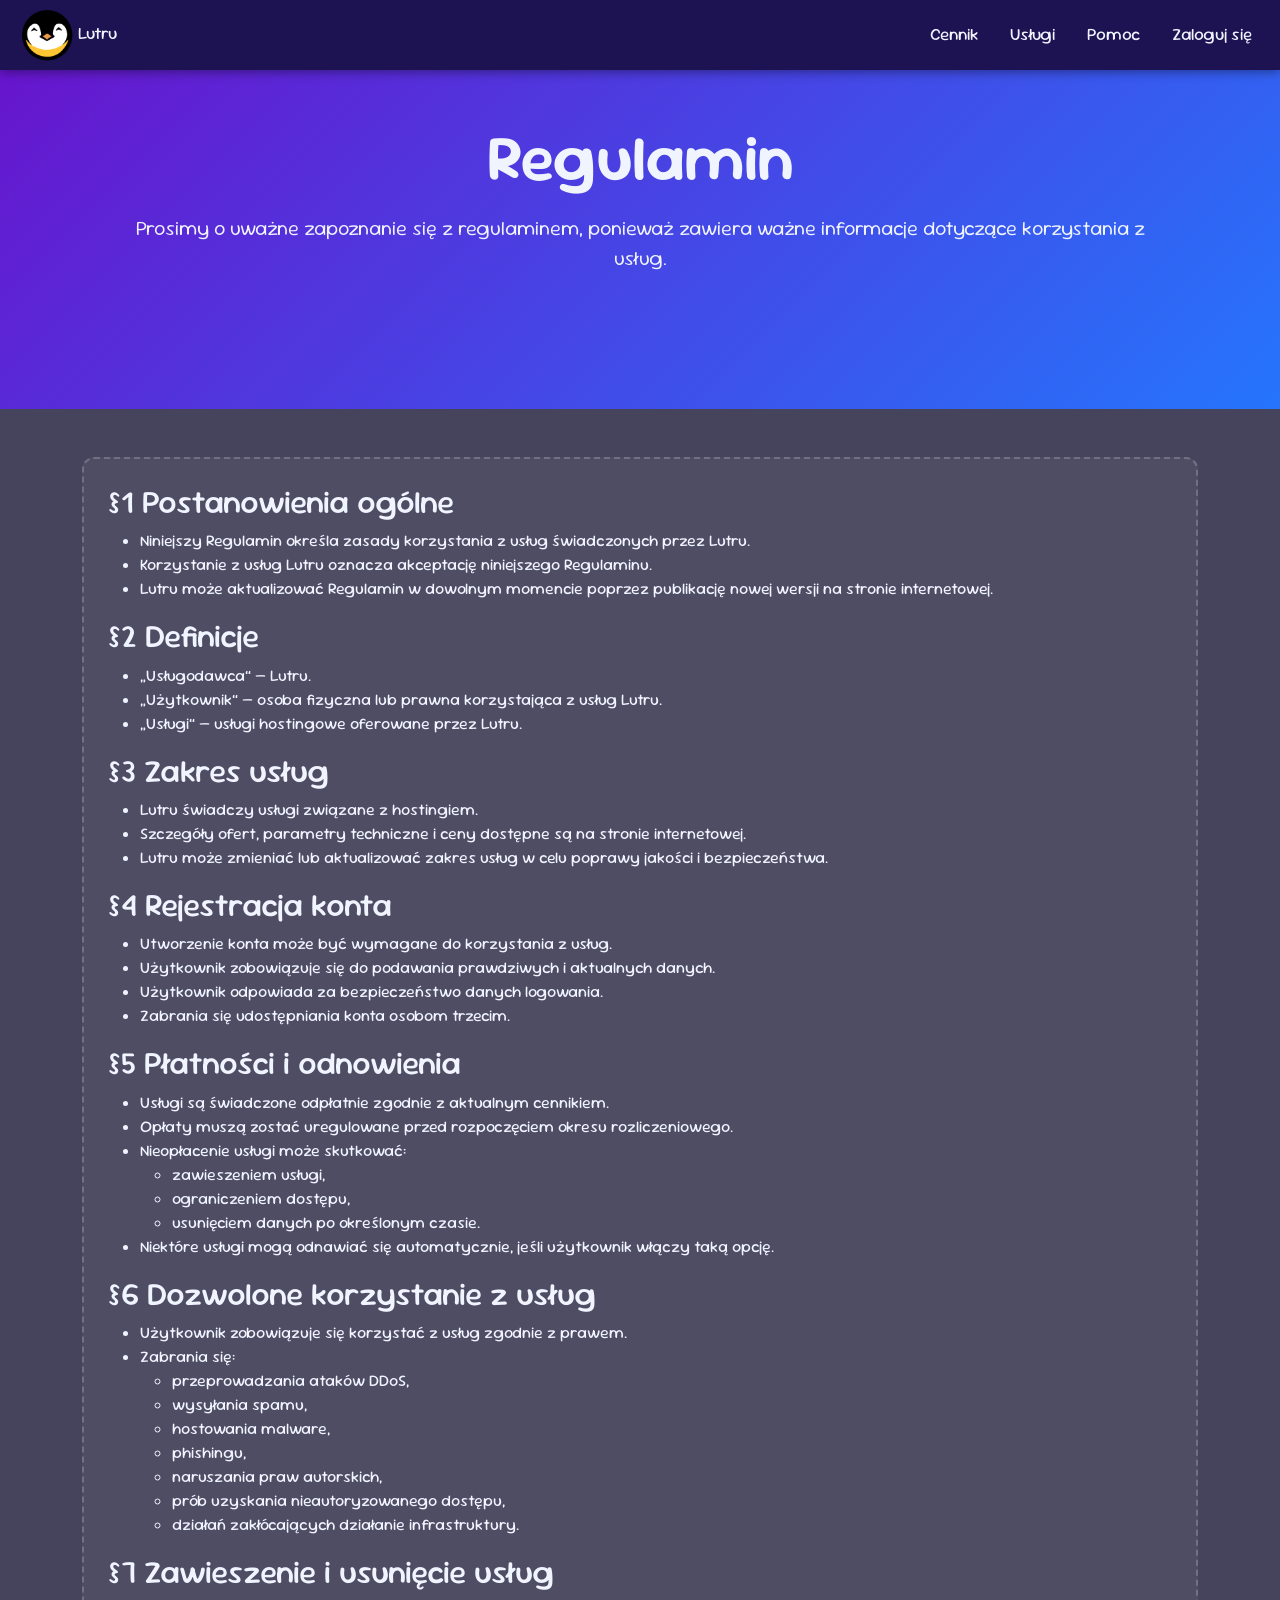
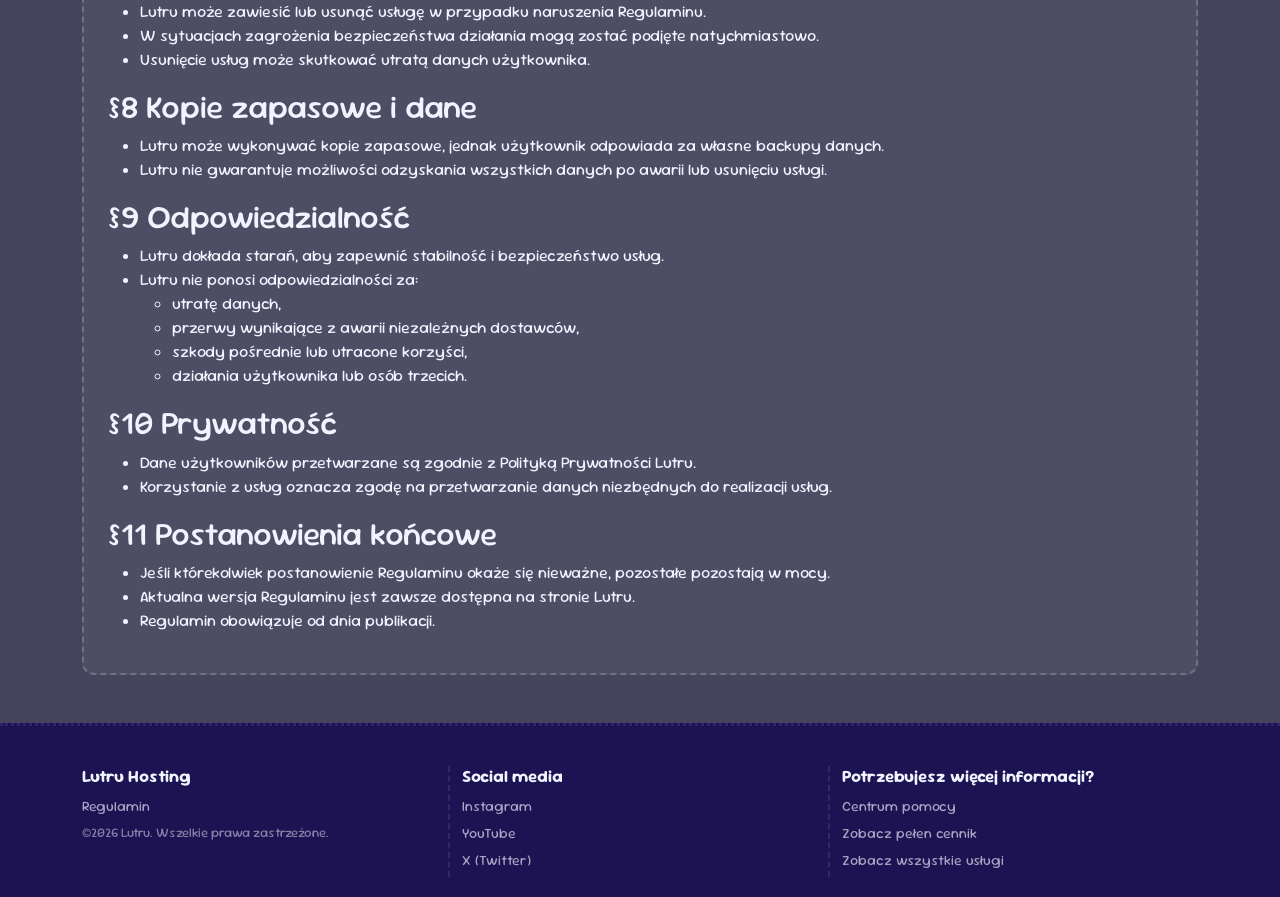
<file: regulamin.html>
<!DOCTYPE html>
<html lang="pl">
<head>
    <meta charset="UTF-8">
    <meta name="viewport" content="width=device-width, initial-scale=1.0">
    <title>Lutru</title>
    <link rel="stylesheet" href="style.css">
    <link rel="shortcut icon" href="logo.png" type="image/x-icon">
    <link href="https://cdn.jsdelivr.net/npm/bootstrap@5.3.8/dist/css/bootstrap.min.css" rel="stylesheet">
</head>
<body>
    <header class="navbar navbar-expand-md position-fixed top-0 w-100 solid" id="header">
            <a href="index.html" class="nav-link">
                <img src="logo.png" alt="Logo ">
                Lutru
            </a>

            <button class="navbar-toggler" type="button"
                    data-bs-toggle="collapse"
                    data-bs-target="#menu">
                <span class="navbar-toggler-icon"></span>
            </button>

            <nav class="collapse navbar-collapse" id="menu">
                <ul class="navbar-nav ms-auto gap-3">
                    <li class="nav-item"><a class="nav-link" href="cennik.html">Cennik</a></li>
                    <li class="nav-item"><a class="nav-link" href="uslugi.html">Usługi</a></li>
                    <li class="nav-item"><a class="nav-link" href="pomoc.html">Pomoc</a></li>
                    <li class="nav-item"><a class="nav-link" id="login" href="login.html">Zaloguj się</a></li>
                </ul>
            </nav>
    </header>

    <section class="tos-hero text-center text-white d-flex align-items-center">
        <div class="container">
            <h1 class="display-3 fw-semibold">Regulamin</h1>
            <p class="lead mt-3">Prosimy o uważne zapoznanie się z regulaminem, ponieważ zawiera ważne informacje dotyczące korzystania z usług.</p>
        </div>
    </section>
    <main>
        <section>
            <div class="container py-5">
                <div class="le-box">

                    <h2>§1 Postanowienia ogólne</h2>
                    <ul>
                        <li>Niniejszy Regulamin określa zasady korzystania z usług świadczonych przez Lutru.</li>
                        <li>Korzystanie z usług Lutru oznacza akceptację niniejszego Regulaminu.</li>
                        <li>Lutru może aktualizować Regulamin w dowolnym momencie poprzez publikację nowej wersji na stronie internetowej.</li>
                    </ul>

                    <h2>§2 Definicje</h2>
                    <ul>
                        <li>„Usługodawca” — Lutru.</li>
                        <li>„Użytkownik” — osoba fizyczna lub prawna korzystająca z usług Lutru.</li>
                        <li>„Usługi” — usługi hostingowe oferowane przez Lutru.</li>
                    </ul>

                    <h2>§3 Zakres usług</h2>
                    <ul>
                        <li>Lutru świadczy usługi związane z hostingiem.</li>
                        <li>Szczegóły ofert, parametry techniczne i ceny dostępne są na stronie internetowej.</li>
                        <li>Lutru może zmieniać lub aktualizować zakres usług w celu poprawy jakości i bezpieczeństwa.</li>
                    </ul>

                    <h2>§4 Rejestracja konta</h2>
                    <ul>
                        <li>Utworzenie konta może być wymagane do korzystania z usług.</li>
                        <li>Użytkownik zobowiązuje się do podawania prawdziwych i aktualnych danych.</li>
                        <li>Użytkownik odpowiada za bezpieczeństwo danych logowania.</li>
                        <li>Zabrania się udostępniania konta osobom trzecim.</li>
                    </ul>

                    <h2>§5 Płatności i odnowienia</h2>
                    <ul>
                        <li>Usługi są świadczone odpłatnie zgodnie z aktualnym cennikiem.</li>
                        <li>Opłaty muszą zostać uregulowane przed rozpoczęciem okresu rozliczeniowego.</li>
                        <li>Nieopłacenie usługi może skutkować:
                            <ul>
                                <li>zawieszeniem usługi,</li>
                                <li>ograniczeniem dostępu,</li>
                                <li>usunięciem danych po określonym czasie.</li>
                            </ul>
                        </li>
                        <li>Niektóre usługi mogą odnawiać się automatycznie, jeśli użytkownik włączy taką opcję.</li>
                    </ul>


                    <h2>§6 Dozwolone korzystanie z usług</h2>
                    <ul>
                        <li>Użytkownik zobowiązuje się korzystać z usług zgodnie z prawem.</li>
                        <li>Zabrania się:
                            <ul>
                                <li>przeprowadzania ataków DDoS,</li>
                                <li>wysyłania spamu,</li>
                                <li>hostowania malware,</li>
                                <li>phishingu,</li>
                                <li>naruszania praw autorskich,</li>
                                <li>prób uzyskania nieautoryzowanego dostępu,</li>
                                <li>działań zakłócających działanie infrastruktury.</li>
                            </ul>
                        </li>
                    </ul>

                    <h2>§7 Zawieszenie i usunięcie usług</h2>
                    <ul>
                        <li>Lutru może zawiesić lub usunąć usługę w przypadku naruszenia Regulaminu.</li>
                        <li>W sytuacjach zagrożenia bezpieczeństwa działania mogą zostać podjęte natychmiastowo.</li>
                        <li>Usunięcie usług może skutkować utratą danych użytkownika.</li>
                    </ul>

                    <h2>§8 Kopie zapasowe i dane</h2>
                    <ul>
                        <li>Lutru może wykonywać kopie zapasowe, jednak użytkownik odpowiada za własne backupy danych.</li>
                        <li>Lutru nie gwarantuje możliwości odzyskania wszystkich danych po awarii lub usunięciu usługi.</li>
                    </ul>

                    <h2>§9 Odpowiedzialność</h2>
                    <ul>
                        <li>Lutru dokłada starań, aby zapewnić stabilność i bezpieczeństwo usług.</li>
                        <li>Lutru nie ponosi odpowiedzialności za:
                            <ul>
                            <li>utratę danych,</li>
                            <li>przerwy wynikające z awarii niezależnych dostawców,</li>
                            <li>szkody pośrednie lub utracone korzyści,</li>
                            <li>działania użytkownika lub osób trzecich.</li>
                            </ul>
                        </li>
                    </ul>

                    <h2>§10 Prywatność</h2>
                    <ul>
                        <li>Dane użytkowników przetwarzane są zgodnie z Polityką Prywatności Lutru.</li>
                        <li>Korzystanie z usług oznacza zgodę na przetwarzanie danych niezbędnych do realizacji usług.</li>
                    </ul>

                    <h2>§11 Postanowienia końcowe</h2>
                    <ul>
                        <li>Jeśli którekolwiek postanowienie Regulaminu okaże się nieważne, pozostałe pozostają w mocy.</li>
                        <li>Aktualna wersja Regulaminu jest zawsze dostępna na stronie Lutru.</li>
                        <li>Regulamin obowiązuje od dnia publikacji.</li>
                    </ul>
                </div>
            </div>
        </section>
    </main>

    <footer>
        <div class="container">
            <div class="row">
                <div class="col-12 col-md-4 line" id="footer-reg">
                    <h3>Lutru Hosting</h3>
                    <a href="regulamin.html" class="footer-link">Regulamin</a>
                    <p>©2026 Lutru. Wszelkie prawa zastrzeżone.</p>
                </div>

                <div class="col-12 col-md-4 line">
                    <h3>Social media</h3>
                    <a href="https://www.instagram.com/" class="footer-link">Instagram</a>
                    <a href="https://www.youtube.com/" class="footer-link">YouTube</a>
                    <a href="https://x.com/" class="footer-link">X (Twitter)</a>
                </div>

                <div class="col-12 col-md-4">
                    <h3>Potrzebujesz więcej informacji?</h3>
                    <a href="pomoc.html" class="footer-link">Centrum pomocy</a>
                    <a href="cennik.html" class="footer-link">Zobacz pełen cennik</a>
                    <a href="uslugi.html" class="footer-link">Zobacz wszystkie usługi</a>
                </div>
            </div>
        </div>
    </footer>
</body>
</html>
</file>
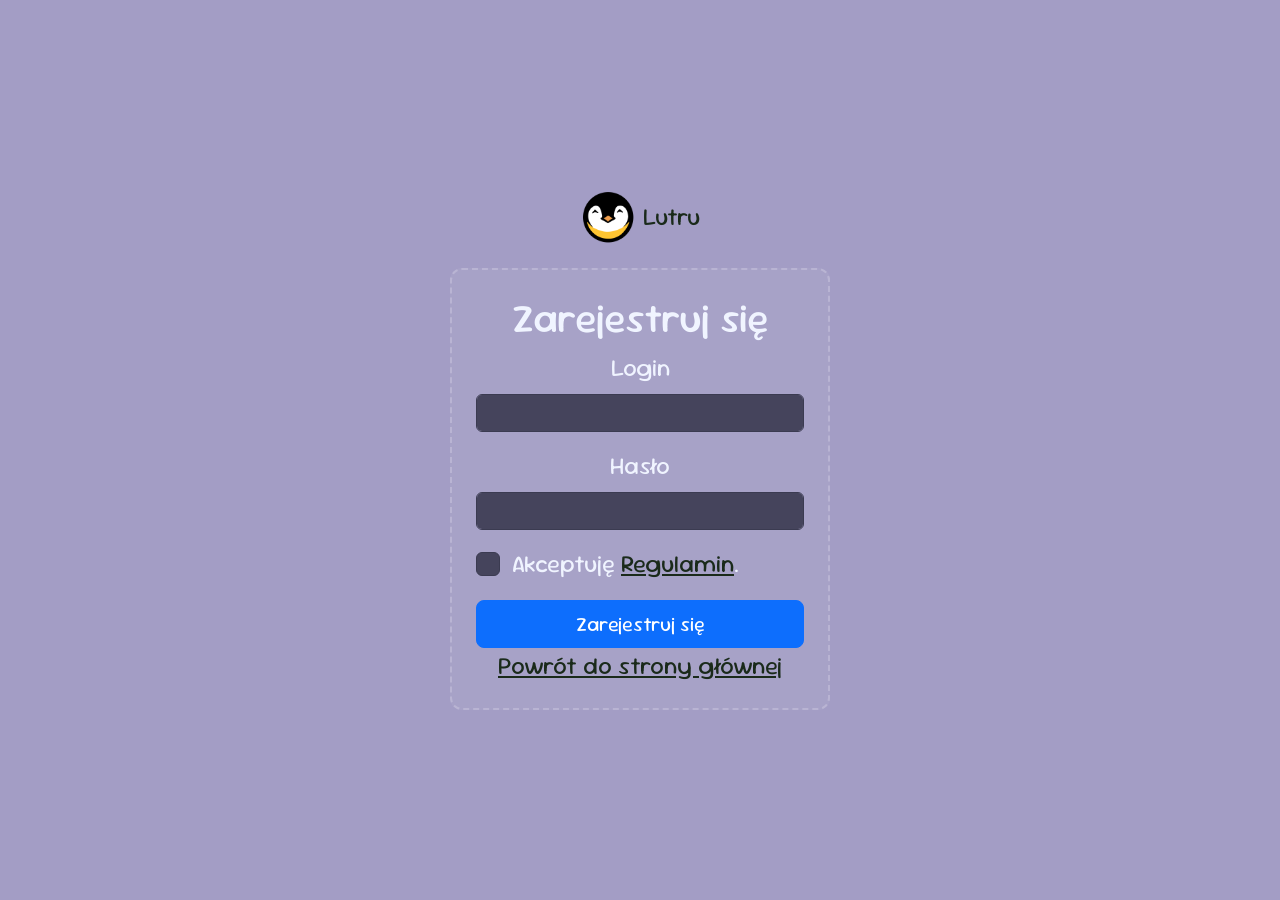
<file: signup.html>
<!DOCTYPE html>
<html lang="pl">
<head>
    <meta charset="UTF-8">
    <meta name="viewport" content="width=device-width, initial-scale=1.0">
    <title>Lutru</title>
    <link rel="stylesheet" href="style.css">
    <link rel="shortcut icon" href="logo.png" type="image/x-icon">
    <link href="https://cdn.jsdelivr.net/npm/bootstrap@5.3.8/dist/css/bootstrap.min.css" rel="stylesheet">
</head>
<body>
  <main id="main-id">
    <section class="d-flex flex-column justify-content-center align-items-center vh-100 text-center fs-4" id="login-m">
      <div class="login-header mb-4">
        <a href="index.html" class="nav-link d-flex align-items-center justify-content-center gap-2">
          <img src="logo.png" alt="Logo">
          Lutru
        </a>
      </div>
      <div class="le-login-box">
        <h1>Zarejestruj się</h1>
        <form class="fs-4">
            <div class="mb-3">
                <label class="form-label">Login</label>
                <input class="form-control">
            </div>
            <div class="mb-3">
                <label class="form-label">Hasło</label>
                <input type="password" class="form-control">
            </div>
            <div class="form-check mt-3 text-start">
              <input class="form-check-input" type="checkbox" id="termsCheck" required>
              <label class="form-check-label" for="termsCheck">
                Akceptuję <a href="regulamin.html">Regulamin</a>.
              </label>
            </div>
            <button type="submit" class="btn btn-primary btn-lg w-100 mt-3">
                Zarejestruj się
            </button>
        </form>
        <a href="index.html">Powrót do strony głównej</a>
      </div>
    </section>
  </main>
</body>
</html>
</file>
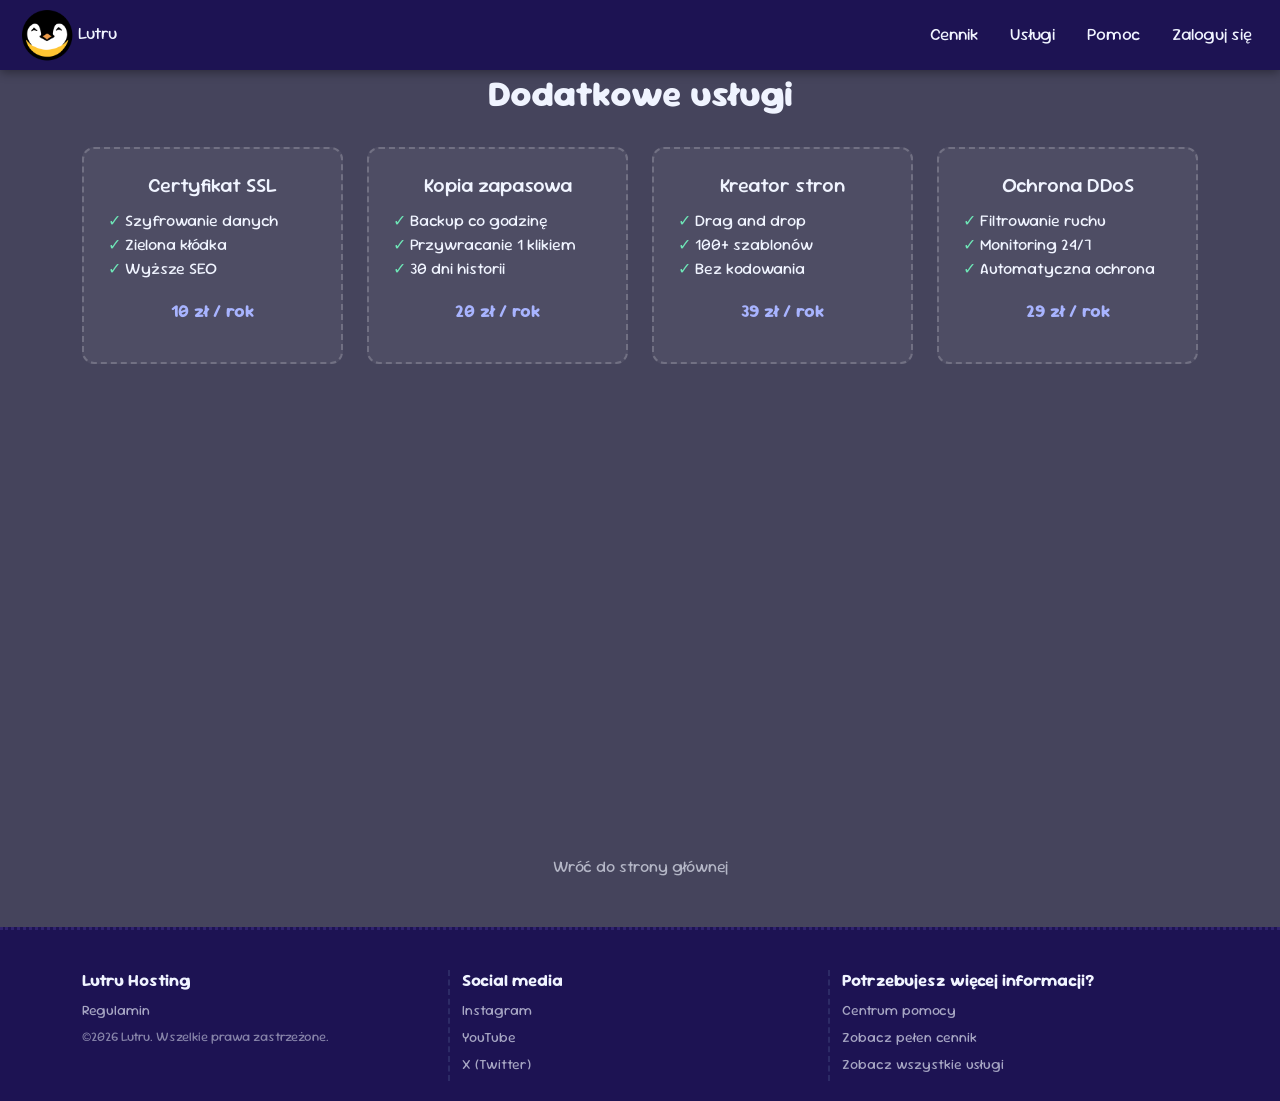
<file: uslugi.html>
<!DOCTYPE html>
<html lang="pl">
<head>
    <meta charset="UTF-8">
    <meta name="viewport" content="width=device-width, initial-scale=1.0">
    <title>Lutru</title>
    <link rel="stylesheet" href="style.css">
    <link rel="shortcut icon" href="logo.png" type="image/x-icon">
    <link href="https://cdn.jsdelivr.net/npm/bootstrap@5.3.8/dist/css/bootstrap.min.css" rel="stylesheet">
</head>
<body>
    <header class="navbar navbar-expand-md position-fixed top-0 w-100 solid" id="header">
            <a href="index.html" class="nav-link">
                <img src="logo.png" alt="Logo ">
                Lutru
            </a>

            <button class="navbar-toggler" type="button"
                    data-bs-toggle="collapse"
                    data-bs-target="#menu">
                <span class="navbar-toggler-icon"></span>
            </button>

            <nav class="collapse navbar-collapse" id="menu">
                <ul class="navbar-nav ms-auto gap-3">
                    <li class="nav-item"><a class="nav-link" href="cennik.html">Cennik</a></li>
                    <li class="nav-item"><a class="nav-link" href="uslugi.html">Usługi</a></li>
                    <li class="nav-item"><a class="nav-link" href="pomoc.html">Pomoc</a></li>
                    <li class="nav-item"><a class="nav-link" id="login" href="login.html">Zaloguj się</a></li>
                </ul>
            </nav>
    </header>

    <main>
        <section id="uslugi" class="pt-4 puslugi">
            <div class="container py-5">
                <h1 class="section-title pb-4 text-center">Dodatkowe usługi</h1>

                <div class="row g-4 justify-content-center">
                    <div class="col-12 col-sm-6 col-lg-3">
                        <div class="card-plan h-100">
                            <h2>Certyfikat SSL</h2>
                            <ul>
                                <li>Szyfrowanie danych</li>
                                <li>Zielona kłódka</li>
                                <li>Wyższe SEO</li>
                            </ul>
                            <p class="price">10 zł / rok</p>
                        </div>
                    </div>
                    <div class="col-12 col-sm-6 col-lg-3">
                        <div class="card-plan h-100">
                            <h2>Kopia zapasowa</h2>
                            <ul>
                                <li>Backup co godzinę</li>
                                <li>Przywracanie 1 klikiem</li>
                                <li>30 dni historii</li>
                            </ul>
                            <p class="price">20 zł / rok</p>
                        </div>
                    </div>
                    <div class="col-12 col-sm-6 col-lg-3">
                        <div class="card-plan h-100">
                            <h2>Kreator stron</h2>
                            <ul>
                                <li>Drag and drop</li>
                                <li>100+ szablonów</li>
                                <li>Bez kodowania</li>
                            </ul>
                            <p class="price">39 zł / rok</p>
                        </div>
                    </div>
                    <div class="col-12 col-sm-6 col-lg-3">
                        <div class="card-plan h-100">
                            <h2>Ochrona DDoS</h2>
                            <ul>
                                <li>Filtrowanie ruchu</li>
                                <li>Monitoring 24/7</li>
                                <li>Automatyczna ochrona</li>
                            </ul>
                            <p class="price">29 zł / rok</p>
                        </div>
                    </div>
                </div>
            </div>
        </section>

        <div class="text-center pb-5">
            <a href="index.html#uslugi" class="link">Wróć do strony głównej</a>
        </div>
    </main>
    <footer>
        <div class="container">
            <div class="row">
                <div class="col-12 col-md-4 line" id="footer-reg">
                    <h3>Lutru Hosting</h3>
                    <a href="regulamin.html" class="footer-link">Regulamin</a>
                    <p>©2026 Lutru. Wszelkie prawa zastrzeżone.</p>
                </div>

                <div class="col-12 col-md-4 line">
                    <h3>Social media</h3>
                    <a href="https://www.instagram.com/" class="footer-link">Instagram</a>
                    <a href="https://www.youtube.com/" class="footer-link">YouTube</a>
                    <a href="https://x.com/" class="footer-link">X (Twitter)</a>
                </div>

                <div class="col-12 col-md-4">
                    <h3>Potrzebujesz więcej informacji?</h3>
                    <a href="pomoc.html" class="footer-link">Centrum pomocy</a>
                    <a href="cennik.html" class="footer-link">Zobacz pełen cennik</a>
                    <a href="uslugi.html" class="footer-link">Zobacz wszystkie usługi</a>
                </div>
            </div>
        </div>
    </footer>


    <script src="https://cdn.jsdelivr.net/npm/bootstrap@5.3.8/dist/js/bootstrap.bundle.min.js"></script>
</body>
</html>
</file>
<file: style.css>
@import url('https://fonts.googleapis.com/css2?family=Sour+Gummy:wght@100..900&display=swap');

* {
    margin: 0;
    box-sizing: border-box;
    font-family: "Sour Gummy", sans-serif;
    color: #f0f4ff;
}

main {
    background-color: #45445c;
}

::selection {
    background-color: rgba(71, 140, 237, 0.4);
}

/* -- header -- */
header {
    background-color: transparent;
    transition: background-color 0.3s;
    z-index: 100;
    color: #f0f4ff;
    padding-left: 20px !important;
    padding-right: 20px !important;
}
header img {
    height: 6vh;
    width: auto;
}

header .nav-link {
    color: #f0f4ff;
    font-size: 17px;
}

header .nav-link:hover {
    color: #a8b4ff;
}

header .navbar-toggler {
    border-color: rgba(255,255,255,0.5);
}
header .navbar-toggler-icon {
    background-image: url("data:image/svg+xml,%3csvg xmlns='http://www.w3.org/2000/svg' viewBox='0 0 30 30'%3e%3cpath stroke='rgba(255,255,255,0.9)' stroke-width='2' stroke-linecap='round' d='M4 7h22M4 15h22M4 23h22'/%3e%3c/svg%3e");
}

.btn-login {
    background-color: rgba(140, 180, 255, 0.8) !important;
    border: 2px solid #8cb4ff !important;
    border-radius: 5px !important;
    padding: 4px 10px !important;
}
.btn-login:hover {
    color: white !important;
    background-color: rgba(140, 180, 255, 0.9) !important;
    border-color: #81a9f4 !important;
}
#login {
    transition: none;
}

.solid {
    background-color: #1d1353;
    box-shadow: 0 2px 10px rgba(0,0,0,0.4);
}

@media (max-width: 767px) {
    header {
        background-color: #1d1353;
    }
    header .navbar-collapse {
        padding: 10px;
        border-top: 1px solid rgba(255,255,255,0.1);
    }
    .btn-login {
        background: none;
        border: 0;
    }
}

/* --hero-- */
#hero {
    height: 95vh;
    background-image: url("heroimg.png");
    background-size: cover;
    background-position: center;
    background-color: #38b6ff;
    display: flex;
    align-items: center;
    justify-content: flex-end;
    padding-right: 8%;
    border-bottom: 3px solid #323245;
}

#hero-title {
    background-color: rgba(71, 129, 237, 0.6);
    border: 3px dashed #8cb4ff;
    border-radius: 10px;
    padding: 30px;
    text-align: center;
    max-width: 380px;
    color: #1a2a1a;
}

#hero-title h1 {
    font-size: 26px;
    margin-bottom: 20px;
}

#hero-title a:hover {
    color: #f0f4ff;
}

@media (max-width: 768px) {
    #hero {
        justify-content: center;
        padding-right: 0;
        padding: 20px;
        background-position: right;
    }
    
    #uslugi button {
        display: none;
    }
}

.section-title {
    text-align: center;
    font-size: 36px;
    font-weight: 800;
    margin-bottom: 8px;
}

.section-sub {
    text-align: center;
    opacity: 0.7;
    margin-bottom: 30px;
}


/* --cennik-- */
.card-plan {
    background-color: rgba(255,255,255,0.05);
    border: 2px dashed rgba(255,255,255,0.2);
    border-radius: 12px;
    padding: 24px;
    height: 100%;
    display: flex;
    flex-direction: column;
    align-items: center;
    text-align: center;
    position: relative;
}

.card-plan h3, .card-plan h2 {
    font-size: 20px;
    margin-bottom: 12px;
}

.card-plan ul {
    list-style: none;
    padding: 0;
    text-align: left;
    width: 100%;
    margin-bottom: 16px;
}

.card-plan ul li::before {
    content: "✓ ";
    color: #6ee7b7;
}

.card-plan.popular {
    border-color: #4e5fc2;
    background-color: rgba(78,95,194,0.15);
}

.badge-popular {
    position: absolute;
    top: -14px;
    background-color: #4e5fc2;
    color: white;
    font-size: 12px;
    padding: 3px 14px;
    border-radius: 20px;
}

.price {
    font-size: 18px;
    font-weight: 700;
    color: #a8b4ff;
    margin-top: auto;
    margin-bottom: 14px;
}

/* --kontakt-- */
.card-contact {
    background-color: rgba(255,255,255,0.05);
    border: 2px dashed rgba(255,255,255,0.2);
    border-radius: 12px;
    padding: 28px;
    display: flex;
    flex-direction: column;
    gap: 10px;
    height: 100%;
}

.link {
    color: rgba(240,244,255,0.65);
    text-decoration: none;
    margin-bottom: 6px;
}

.field {
    background-color: rgba(255,255,255,0.08);
    border: 1px solid rgba(255,255,255,0.2);
    border-radius: 8px;
    color: #f0f4ff;
    font-family: "Sour Gummy", sans-serif;
}

.field:focus {
    background-color: rgba(255,255,255,0.12);
    color: #f0f4ff;
    border-color: #6674d8;
    box-shadow: none;
    outline: none;
}

.field option {
    background-color: #2d2b66;
}

#kontakt input, #kontakt textarea, #kontakt select, #main-id select, #main-id input {
    background-color: #45445c;
    border-color: #3b3b51;
    color: #f0f4ff;
}

/* --Footer-- */
footer {
    background-color: #1d1353;
    border-top: 1px solid rgba(255,255,255,0.1);
    padding: 40px 0 20px;
    color: #f0f4ff;
    border-top: 3px solid #30236e;
    border-top-style: dotted;
}

footer h4, footer h3 {
    font-size: 17px;
    font-weight: 700;
    margin-bottom: 10px;
}

footer p {
    font-size: 13px;
    opacity: 0.5;
}

.footer-link {
    display: block;
    color: rgba(240,244,255,0.65);
    text-decoration: none;
    font-size: 14px;
    margin-bottom: 6px;
}

.footer-link:hover, .link:hover {
    color: #f0f4ff;
}

footer .line {
    border-right: 2px solid #2d2b66;
    border-right-style: dashed;
}

@media (max-width: 768px) {
    footer .line {
        border-right: none;
        border-bottom: 2px solid #2d2b66;
        border-bottom-style: dashed;
    }
}

.og-price {
    text-decoration: line-through;
    color: #706e84;
}

.det-price {
    font-size: small;
}

#custom-plan {
    padding-bottom: 23%;
}

.tos-hero {
    background: linear-gradient(135deg, #6a11cb, #2575fc);
    padding: 120px;
}
.le-box {
    background-color: rgba(255,255,255,0.05);
    border: 2px dashed rgba(255,255,255,0.2);
    border-radius: 12px;
    padding: 24px;
    height: 100%;
    display: flex;
    flex-direction: column;
    position: relative;
}
.le-box h3{
    text-align: center;
    margin: 20px;
}
#main-id {
    min-height: 100vh;
    width: 100%;
    background-color: #a39dc5;
}
#login-m a,#login-m h3{
    color: #1a2a1a;
}
.login-header img{
    height: 6vh;
    width: auto;
}
.le-login-box {
    max-width: 380px;
    width: 100%;
    margin: 0 auto;
    background-color: rgba(255,255,255,0.05);
    border: 2px dashed rgba(255,255,255,0.2);
    border-radius: 12px;
    padding: 24px;
    display: flex;
    flex-direction: column;
    position: relative;
}
.label {
  display: block;
  margin-bottom: 5px;
}
.accordion-item,
.accordion-button,
.accordion-body {
    background-color: #2f2f3f !important;
    color: #f0f4ff !important;
}
#le-kontakt {
    background: linear-gradient(135deg, #6a11cb, #2575fc);
    min-height: 100vh;
    width: 100%;
}
.puslugi {
    height: 95vh;
</file>
